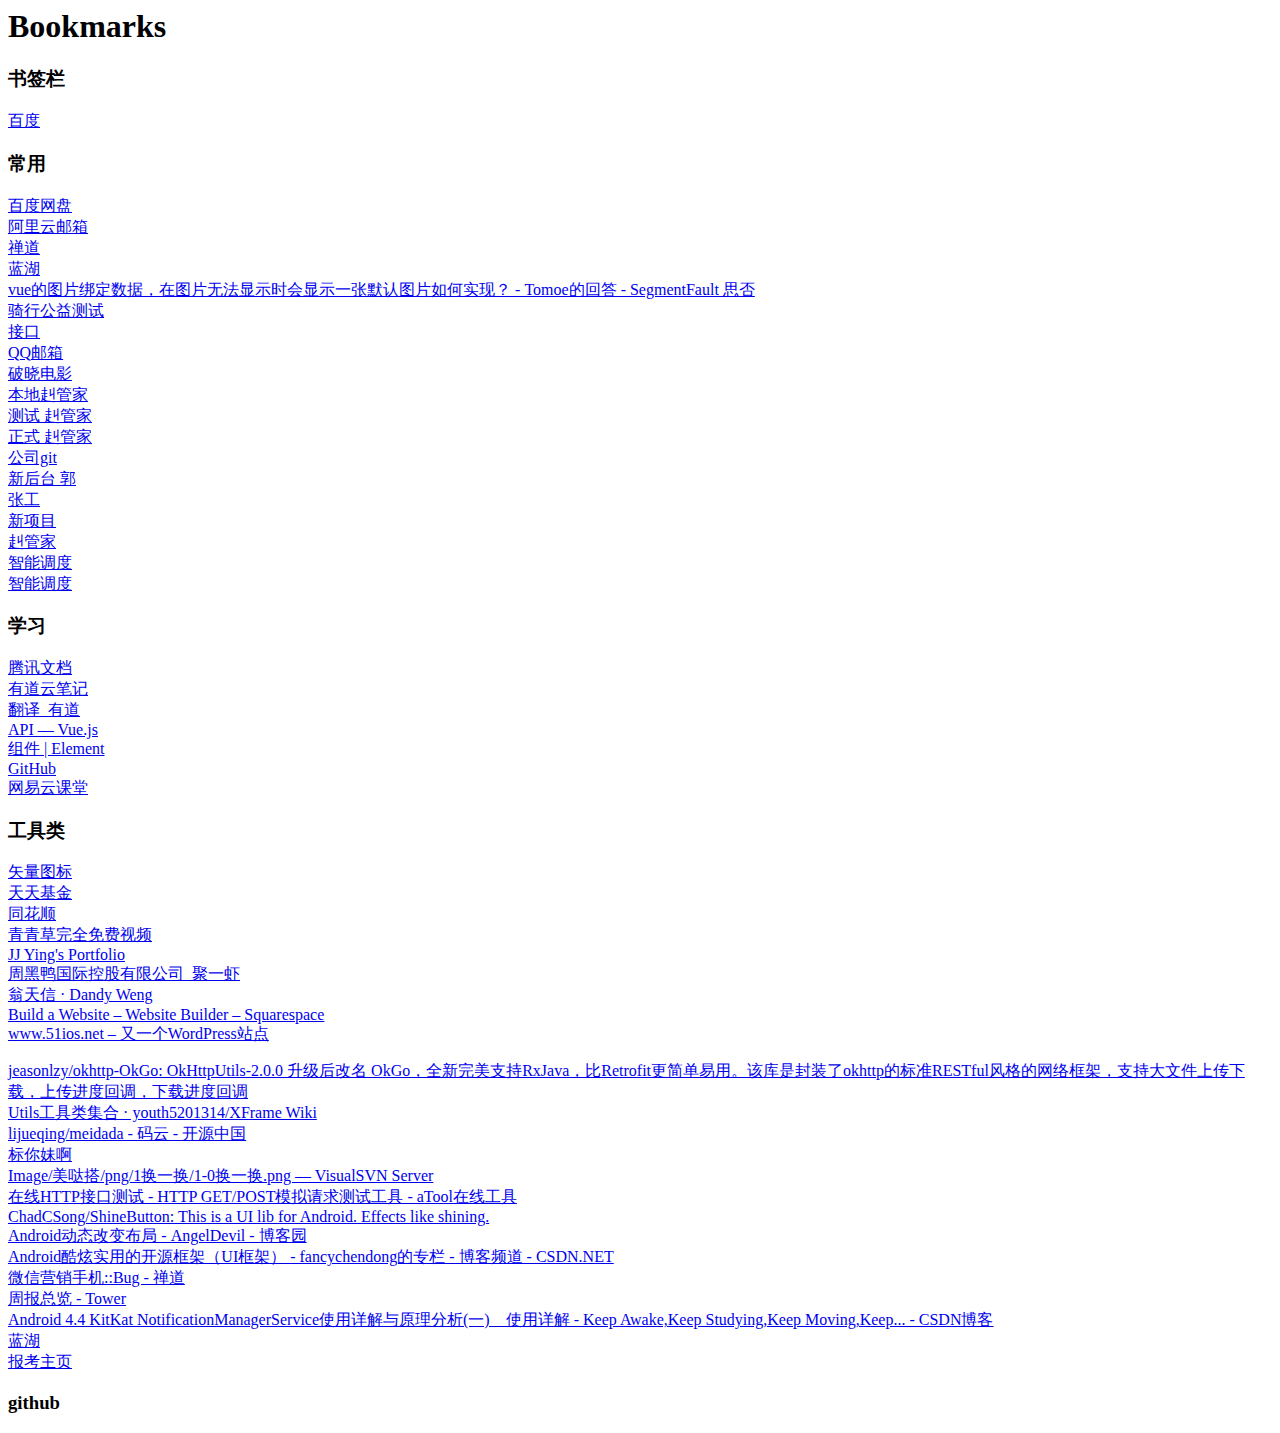
<file: 网站书签.html>
<!DOCTYPE NETSCAPE-Bookmark-file-1>
<!-- This is an automatically generated file.
     It will be read and overwritten.
     DO NOT EDIT! -->
<META HTTP-EQUIV="Content-Type" CONTENT="text/html; charset=UTF-8">
<TITLE>Bookmarks</TITLE>
<H1>Bookmarks</H1>
<DL><p>
    <DT><H3 ADD_DATE="1500261893" LAST_MODIFIED="1538964914" PERSONAL_TOOLBAR_FOLDER="true">书签栏</H3>
    <DL><p>
        <DT><A HREF="https://www.baidu.com/" ADD_DATE="1538964072" ICON="[data-uri]">百度</A>
        <DT><H3 ADD_DATE="1538964411" LAST_MODIFIED="1538964880">常用</H3>
        <DL><p>
            <DT><A HREF="https://pan.baidu.com/disk/home?errno=0&errmsg=Auth%20Login%20Sucess&&bduss=&ssnerror=0&traceid=#/all?path=%2F&vmode=list" ADD_DATE="1525227457" ICON="[data-uri]">百度网盘</A>
            <DT><A HREF="http://mail.99bicycle.com/alimail/#h=WyJmbV80VlU1U1JVRkUiLFsiNCIsIlVOUkVBRCIseyJwY0lkIjoiQUxMX1VOUkVBRCJ9LHsibGFiZWwiOiLmnKror7vpgq7ku7YifV1d" ADD_DATE="1525242048" ICON="[data-uri]">阿里云邮箱</A>
            <DT><A HREF="http://zt.99bicycle.com/index.php?m=my&f=index" ADD_DATE="1525243660" ICON="[data-uri]"> 禅道</A>
            <DT><A HREF="https://lanhuapp.com/web/#/item?user=000" ADD_DATE="1525333301" ICON="[data-uri]">蓝湖</A>
            <DT><A HREF="https://segmentfault.com/q/1010000007865034/a-1020000007867655" ADD_DATE="1526367180" ICON="[data-uri]">vue的图片绑定数据，在图片无法显示时会显示一张默认图片如何实现？ - Tomoe的回答 - SegmentFault 思否</A>
            <DT><A HREF="http://testgy.99bicycle.com/#/donateList" ADD_DATE="1527650126">骑行公益测试</A>
            <DT><A HREF="http://192.168.0.123:10007/swagger-ui.html#/%E6%8B%9B%E5%8B%9F%E6%8E%A5%E5%8F%A3/listUsingPOST_1" ADD_DATE="1527839836">接口</A>
            <DT><A HREF="https://mail.qq.com/cgi-bin/frame_html?sid=26ZcPnmqn0gqDTZt&r=0f07baf5ac42859107341e2e517f4b61" ADD_DATE="1533203461" ICON="[data-uri]">QQ邮箱</A>
            <DT><A HREF="https://www.poxiao.com/" ADD_DATE="1533278266">破晓电影</A>
            <DT><A HREF="http://192.168.0.167:10001/a?login" ADD_DATE="1526985623">本地赳管家</A>
            <DT><A HREF="http://139.196.194.172:8085/jjbike_web/a?login" ADD_DATE="1526626998">测试 赳管家</A>
            <DT><A HREF="http://operateweb.99bicycle.com/jjbike_web/a?login" ADD_DATE="1528689202">正式 赳管家</A>
            <DT><A HREF="http://gitlab.99bicycle.com/" ADD_DATE="1537252542" ICON="[data-uri]">公司git</A>
            <DT><A HREF="http://192.168.0.123:8869/swagger-ui.html#/" ADD_DATE="1537492322" ICON="[data-uri]">新后台 郭</A>
            <DT><A HREF="http://192.168.0.167:8084/swagger-ui.html#/%E5%95%86%E6%88%B7%E6%93%8D%E4%BD%9C%E6%8E%A5%E5%8F%A3/findHCustomUsingPOST" ADD_DATE="1537519824" ICON="[data-uri]">张工</A>
            <DT><A HREF="http://192.168.0.66:8088/" ADD_DATE="1538042705">新项目</A>
            <DT><A HREF="http://testnewjjhouse.99bicycle.com/" ADD_DATE="1538117877">赳管家</A>
            <DT><A HREF="http://testbigb.99bicycle.com/#/" ADD_DATE="1538120836">智能调度</A>
            <DT><A HREF="http://192.168.0.107:8012/#/motionType" ADD_DATE="1538009524">智能调度</A>
        </DL><p>
        <DT><H3 ADD_DATE="1538964874" LAST_MODIFIED="1538965151">学习</H3>
        <DL><p>
            <DT><A HREF="https://docs.qq.com/desktop" ADD_DATE="1535083690" ICON="[data-uri]">腾讯文档</A>
            <DT><A HREF="https://note.youdao.com/web/#/file/recent/note/DC81C2178BBB4527AAC6DB833B90B85C/" ADD_DATE="1525228497" ICON="[data-uri]">有道云笔记</A>
            <DT><A HREF="http://fanyi.youdao.com/" ADD_DATE="1525411264" ICON="[data-uri]">翻译_有道</A>
            <DT><A HREF="https://cn.vuejs.org/v2/api/#devtools" ADD_DATE="1525325877" ICON="[data-uri]">API — Vue.js</A>
            <DT><A HREF="http://element-cn.eleme.io/#/zh-CN/component/installation" ADD_DATE="1525325864" ICON="[data-uri]">组件 | Element</A>
            <DT><A HREF="https://github.com/" ADD_DATE="1537232580" ICON="[data-uri]">GitHub</A>
            <DT><A HREF="https://study.163.com/my" ADD_DATE="1538965151" ICON="[data-uri]">网易云课堂</A>
        </DL><p>
        <DT><H3 ADD_DATE="1538964914" LAST_MODIFIED="1539324018">工具类</H3>
        <DL><p>
            <DT><A HREF="http://www.iconfont.cn/home/index?spm=a313x.7781069.1998910419.2" ADD_DATE="1536910017" ICON="[data-uri]">矢量图标</A>
            <DT><A HREF="http://favor.fund.eastmoney.com/" ADD_DATE="1535443570" ICON="[data-uri]">天天基金</A>
            <DT><A HREF="http://fund.10jqka.com.cn/zixuan/index.html" ADD_DATE="1533886257" ICON="[data-uri]">同花顺</A>
            <DT><A HREF="http://aavv13.cn/" ADD_DATE="1539322911">青青草完全免费视频</A>
            <DT><A HREF="http://iconmoon.com//" ADD_DATE="1539323200" ICON="[data-uri]">JJ Ying&#39;s Portfolio</A>
            <DT><A HREF="http://www.zhouheiya.cn/" ADD_DATE="1539323214">周黑鸭国际控股有限公司_聚一虾</A>
            <DT><A HREF="https://www.dandyweng.com/" ADD_DATE="1539323447" ICON="[data-uri]">翁天信 · Dandy Weng</A>
            <DT><A HREF="https://www.squarespace.com/" ADD_DATE="1539323676" ICON="[data-uri]">Build a Website – Website Builder – Squarespace</A>
            <DT><A HREF="http://www.51ios.net/" ADD_DATE="1539324018">www.51ios.net – 又一个WordPress站点</A>
        </DL><p>
    </DL><p>
    <DT><A HREF="https://github.com/jeasonlzy/okhttp-OkGo#%E5%9B%9B%E7%BC%93%E5%AD%98%E7%9A%84%E4%BD%BF%E7%94%A8" ADD_DATE="1492825628" ICON="[data-uri]">jeasonlzy/okhttp-OkGo: OkHttpUtils-2.0.0 升级后改名 OkGo，全新完美支持RxJava，比Retrofit更简单易用。该库是封装了okhttp的标准RESTful风格的网络框架，支持大文件上传下载，上传进度回调，下载进度回调</A>
    <DT><A HREF="https://github.com/youth5201314/XFrame/wiki/Utils%E5%B7%A5%E5%85%B7%E7%B1%BB%E9%9B%86%E5%90%88" ADD_DATE="1493261926" ICON="[data-uri]">Utils工具类集合 · youth5201314/XFrame Wiki</A>
    <DT><A HREF="http://git.oschina.net/lijueqing/meidada" ADD_DATE="1493290514" ICON="[data-uri]">lijueqing/meidada - 码云 - 开源中国</A>
    <DT><A HREF="http://www.biaonimeia.com/project/307def084463ea735584dff35ce4d265/58fb07c4c853e6f222e83c9c/view" ADD_DATE="1493789974" ICON="[data-uri]">标你妹啊</A>
    <DT><A HREF="https://192.168.0.117/!/#Image/view/head/%E7%BE%8E%E5%93%92%E6%90%AD/png/1%E6%8D%A2%E4%B8%80%E6%8D%A2/1-0%E6%8D%A2%E4%B8%80%E6%8D%A2.png" ADD_DATE="1493791512" ICON="[data-uri]">Image/美哒搭/png/1换一换/1-0换一换.png — VisualSVN Server</A>
    <DT><A HREF="http://www.atool.org/httptest.php" ADD_DATE="1493825415" ICON="[data-uri]">在线HTTP接口测试 - HTTP GET/POST模拟请求测试工具 - aTool在线工具</A>
    <DT><A HREF="https://github.com/ChadCSong/ShineButton" ADD_DATE="1493911247" ICON="[data-uri]">ChadCSong/ShineButton: This is a UI lib for Android. Effects like shining.</A>
    <DT><A HREF="http://www.cnblogs.com/angeldevil/p/3836256.html" ADD_DATE="1493945855" ICON="[data-uri]">Android动态改变布局 - AngelDevil - 博客园</A>
    <DT><A HREF="http://blog.csdn.net/fancylovejava/article/details/45787729" ADD_DATE="1494299897" ICON="[data-uri]">Android酷炫实用的开源框架（UI框架） - fancychendong的专栏 - 博客频道 - CSDN.NET</A>
    <DT><A HREF="http://www.jubotech.com:10000/zentao/bug-browse-1-0-resolvedbyme-0.html" ADD_DATE="1504508352" ICON="[data-uri]">微信营销手机::Bug - 禅道</A>
    <DT><A HREF="https://tower.im/teams/5dc4c9fdfdb74c87b542338c580332ff/weekly_reports/" ADD_DATE="1506411307" ICON="[data-uri]">周报总览 - Tower</A>
    <DT><A HREF="http://blog.csdn.net/yihongyuelan/article/details/40977323" ADD_DATE="1506736678" ICON="[data-uri]">Android 4.4 KitKat NotificationManagerService使用详解与原理分析(一)__使用详解 - Keep Awake,Keep Studying,Keep Moving,Keep... - CSDN博客</A>
    <DT><A HREF="https://lanhuapp.com/web/#!/item" ADD_DATE="1513127237" ICON="[data-uri]">蓝湖</A>
    <DT><A HREF="http://zkwb.zjzs.net/bk/" ADD_DATE="1515307841" ICON="[data-uri]">报考主页</A>
    <DT><H3 ADD_DATE="1520821673" LAST_MODIFIED="1520821673">github</H3>
    <DL><p>
    </DL><p>
</DL><p>
</file>
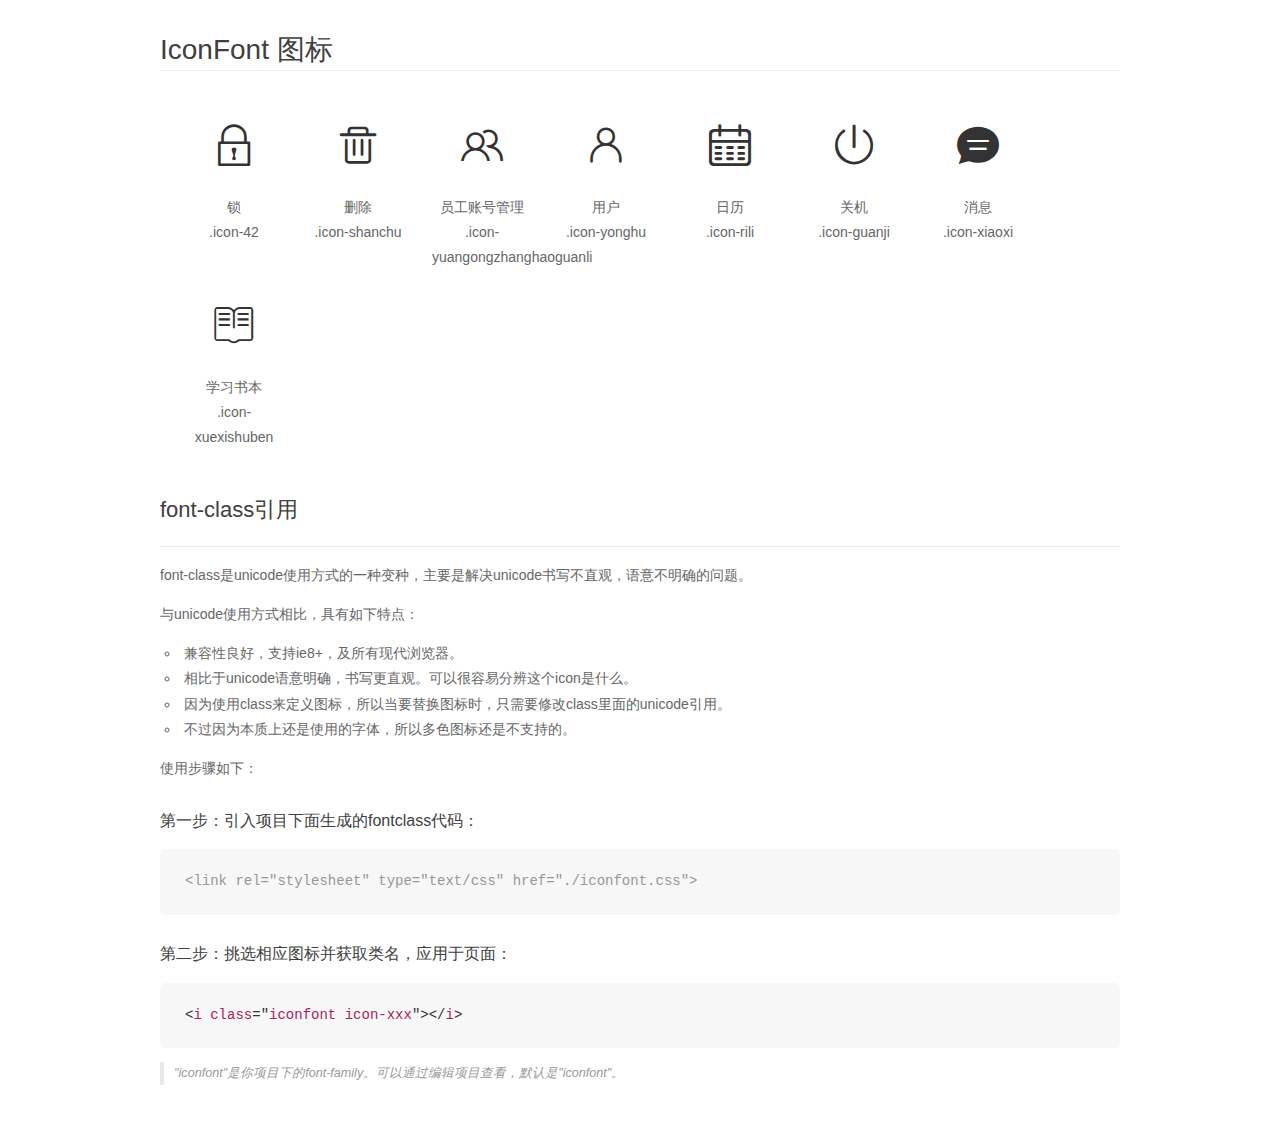
<file: src/assets/font/demo_fontclass.html>
<!DOCTYPE html>
<html>
<head>
    <meta charset="utf-8"/>
    <title>IconFont</title>
    <link rel="stylesheet" href="demo.css">
    <link rel="stylesheet" href="iconfont.css">
</head>
<body>
    <div class="main markdown">
        <h1>IconFont 图标</h1>
        <ul class="icon_lists clear">
            
                <li>
                <i class="icon iconfont icon-42"></i>
                    <div class="name">锁</div>
                    <div class="fontclass">.icon-42</div>
                </li>
            
                <li>
                <i class="icon iconfont icon-shanchu"></i>
                    <div class="name">删除</div>
                    <div class="fontclass">.icon-shanchu</div>
                </li>
            
                <li>
                <i class="icon iconfont icon-yuangongzhanghaoguanli"></i>
                    <div class="name">员工账号管理</div>
                    <div class="fontclass">.icon-yuangongzhanghaoguanli</div>
                </li>
            
                <li>
                <i class="icon iconfont icon-yonghu"></i>
                    <div class="name">用户</div>
                    <div class="fontclass">.icon-yonghu</div>
                </li>
            
                <li>
                <i class="icon iconfont icon-rili"></i>
                    <div class="name">日历</div>
                    <div class="fontclass">.icon-rili</div>
                </li>
            
                <li>
                <i class="icon iconfont icon-guanji"></i>
                    <div class="name">关机</div>
                    <div class="fontclass">.icon-guanji</div>
                </li>
            
                <li>
                <i class="icon iconfont icon-xiaoxi"></i>
                    <div class="name">消息</div>
                    <div class="fontclass">.icon-xiaoxi</div>
                </li>
            
                <li>
                <i class="icon iconfont icon-xuexishuben"></i>
                    <div class="name">学习书本</div>
                    <div class="fontclass">.icon-xuexishuben</div>
                </li>
            
        </ul>

        <h2 id="font-class-">font-class引用</h2>
        <hr>

        <p>font-class是unicode使用方式的一种变种，主要是解决unicode书写不直观，语意不明确的问题。</p>
        <p>与unicode使用方式相比，具有如下特点：</p>
        <ul>
        <li>兼容性良好，支持ie8+，及所有现代浏览器。</li>
        <li>相比于unicode语意明确，书写更直观。可以很容易分辨这个icon是什么。</li>
        <li>因为使用class来定义图标，所以当要替换图标时，只需要修改class里面的unicode引用。</li>
        <li>不过因为本质上还是使用的字体，所以多色图标还是不支持的。</li>
        </ul>
        <p>使用步骤如下：</p>
        <h3 id="-fontclass-">第一步：引入项目下面生成的fontclass代码：</h3>


        <pre><code class="lang-js hljs javascript"><span class="hljs-comment">&lt;link rel="stylesheet" type="text/css" href="./iconfont.css"&gt;</span></code></pre>
        <h3 id="-">第二步：挑选相应图标并获取类名，应用于页面：</h3>
        <pre><code class="lang-css hljs">&lt;<span class="hljs-selector-tag">i</span> <span class="hljs-selector-tag">class</span>="<span class="hljs-selector-tag">iconfont</span> <span class="hljs-selector-tag">icon-xxx</span>"&gt;&lt;/<span class="hljs-selector-tag">i</span>&gt;</code></pre>
        <blockquote>
        <p>"iconfont"是你项目下的font-family。可以通过编辑项目查看，默认是"iconfont"。</p>
        </blockquote>
    </div>
</body>
</html>
</file>
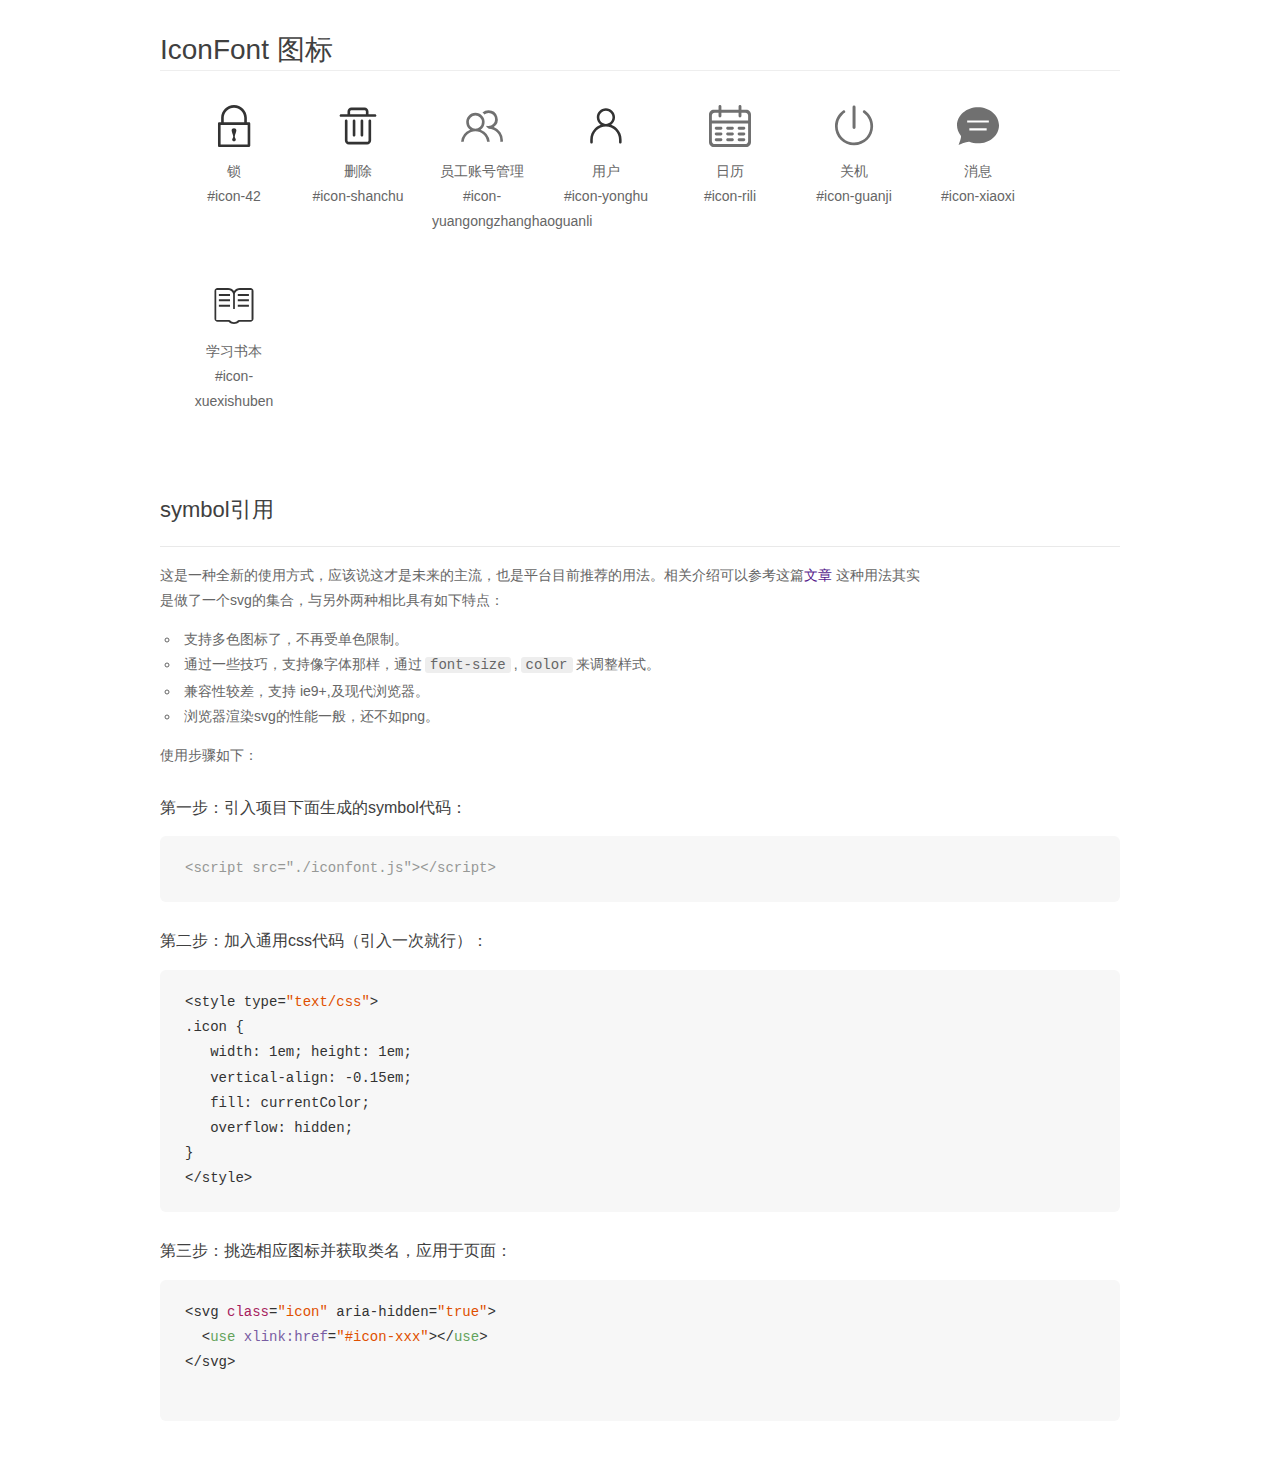
<file: src/assets/font/demo_symbol.html>
<!DOCTYPE html>
<html>
<head>
    <meta charset="utf-8"/>
    <title>IconFont</title>
    <link rel="stylesheet" href="demo.css">
    <script src="iconfont.js"></script>

    <style type="text/css">
        .icon {
          /* 通过设置 font-size 来改变图标大小 */
          width: 1em; height: 1em;
          /* 图标和文字相邻时，垂直对齐 */
          vertical-align: -0.15em;
          /* 通过设置 color 来改变 SVG 的颜色/fill */
          fill: currentColor;
          /* path 和 stroke 溢出 viewBox 部分在 IE 下会显示
             normalize.css 中也包含这行 */
          overflow: hidden;
        }

    </style>
</head>
<body>
    <div class="main markdown">
        <h1>IconFont 图标</h1>
        <ul class="icon_lists clear">
            
                <li>
                    <svg class="icon" aria-hidden="true">
                        <use xlink:href="#icon-42"></use>
                    </svg>
                    <div class="name">锁</div>
                    <div class="fontclass">#icon-42</div>
                </li>
            
                <li>
                    <svg class="icon" aria-hidden="true">
                        <use xlink:href="#icon-shanchu"></use>
                    </svg>
                    <div class="name">删除</div>
                    <div class="fontclass">#icon-shanchu</div>
                </li>
            
                <li>
                    <svg class="icon" aria-hidden="true">
                        <use xlink:href="#icon-yuangongzhanghaoguanli"></use>
                    </svg>
                    <div class="name">员工账号管理</div>
                    <div class="fontclass">#icon-yuangongzhanghaoguanli</div>
                </li>
            
                <li>
                    <svg class="icon" aria-hidden="true">
                        <use xlink:href="#icon-yonghu"></use>
                    </svg>
                    <div class="name">用户</div>
                    <div class="fontclass">#icon-yonghu</div>
                </li>
            
                <li>
                    <svg class="icon" aria-hidden="true">
                        <use xlink:href="#icon-rili"></use>
                    </svg>
                    <div class="name">日历</div>
                    <div class="fontclass">#icon-rili</div>
                </li>
            
                <li>
                    <svg class="icon" aria-hidden="true">
                        <use xlink:href="#icon-guanji"></use>
                    </svg>
                    <div class="name">关机</div>
                    <div class="fontclass">#icon-guanji</div>
                </li>
            
                <li>
                    <svg class="icon" aria-hidden="true">
                        <use xlink:href="#icon-xiaoxi"></use>
                    </svg>
                    <div class="name">消息</div>
                    <div class="fontclass">#icon-xiaoxi</div>
                </li>
            
                <li>
                    <svg class="icon" aria-hidden="true">
                        <use xlink:href="#icon-xuexishuben"></use>
                    </svg>
                    <div class="name">学习书本</div>
                    <div class="fontclass">#icon-xuexishuben</div>
                </li>
            
        </ul>


        <h2 id="symbol-">symbol引用</h2>
        <hr>

        <p>这是一种全新的使用方式，应该说这才是未来的主流，也是平台目前推荐的用法。相关介绍可以参考这篇<a href="">文章</a>
        这种用法其实是做了一个svg的集合，与另外两种相比具有如下特点：</p>
        <ul>
          <li>支持多色图标了，不再受单色限制。</li>
          <li>通过一些技巧，支持像字体那样，通过<code>font-size</code>,<code>color</code>来调整样式。</li>
          <li>兼容性较差，支持 ie9+,及现代浏览器。</li>
          <li>浏览器渲染svg的性能一般，还不如png。</li>
        </ul>
        <p>使用步骤如下：</p>
        <h3 id="-symbol-">第一步：引入项目下面生成的symbol代码：</h3>
        <pre><code class="lang-js hljs javascript"><span class="hljs-comment">&lt;script src="./iconfont.js"&gt;&lt;/script&gt;</span></code></pre>
        <h3 id="-css-">第二步：加入通用css代码（引入一次就行）：</h3>
        <pre><code class="lang-js hljs javascript">&lt;style type=<span class="hljs-string">"text/css"</span>&gt;
.icon {
   width: <span class="hljs-number">1</span>em; height: <span class="hljs-number">1</span>em;
   vertical-align: <span class="hljs-number">-0.15</span>em;
   fill: currentColor;
   overflow: hidden;
}
&lt;<span class="hljs-regexp">/style&gt;</span></code></pre>
        <h3 id="-">第三步：挑选相应图标并获取类名，应用于页面：</h3>
        <pre><code class="lang-js hljs javascript">&lt;svg <span class="hljs-class"><span class="hljs-keyword">class</span></span>=<span class="hljs-string">"icon"</span> aria-hidden=<span class="hljs-string">"true"</span>&gt;<span class="xml"><span class="hljs-tag">
  &lt;<span class="hljs-name">use</span> <span class="hljs-attr">xlink:href</span>=<span class="hljs-string">"#icon-xxx"</span>&gt;</span><span class="hljs-tag">&lt;/<span class="hljs-name">use</span>&gt;</span>
</span>&lt;<span class="hljs-regexp">/svg&gt;
        </span></code></pre>
    </div>
</body>
</html>
</file>
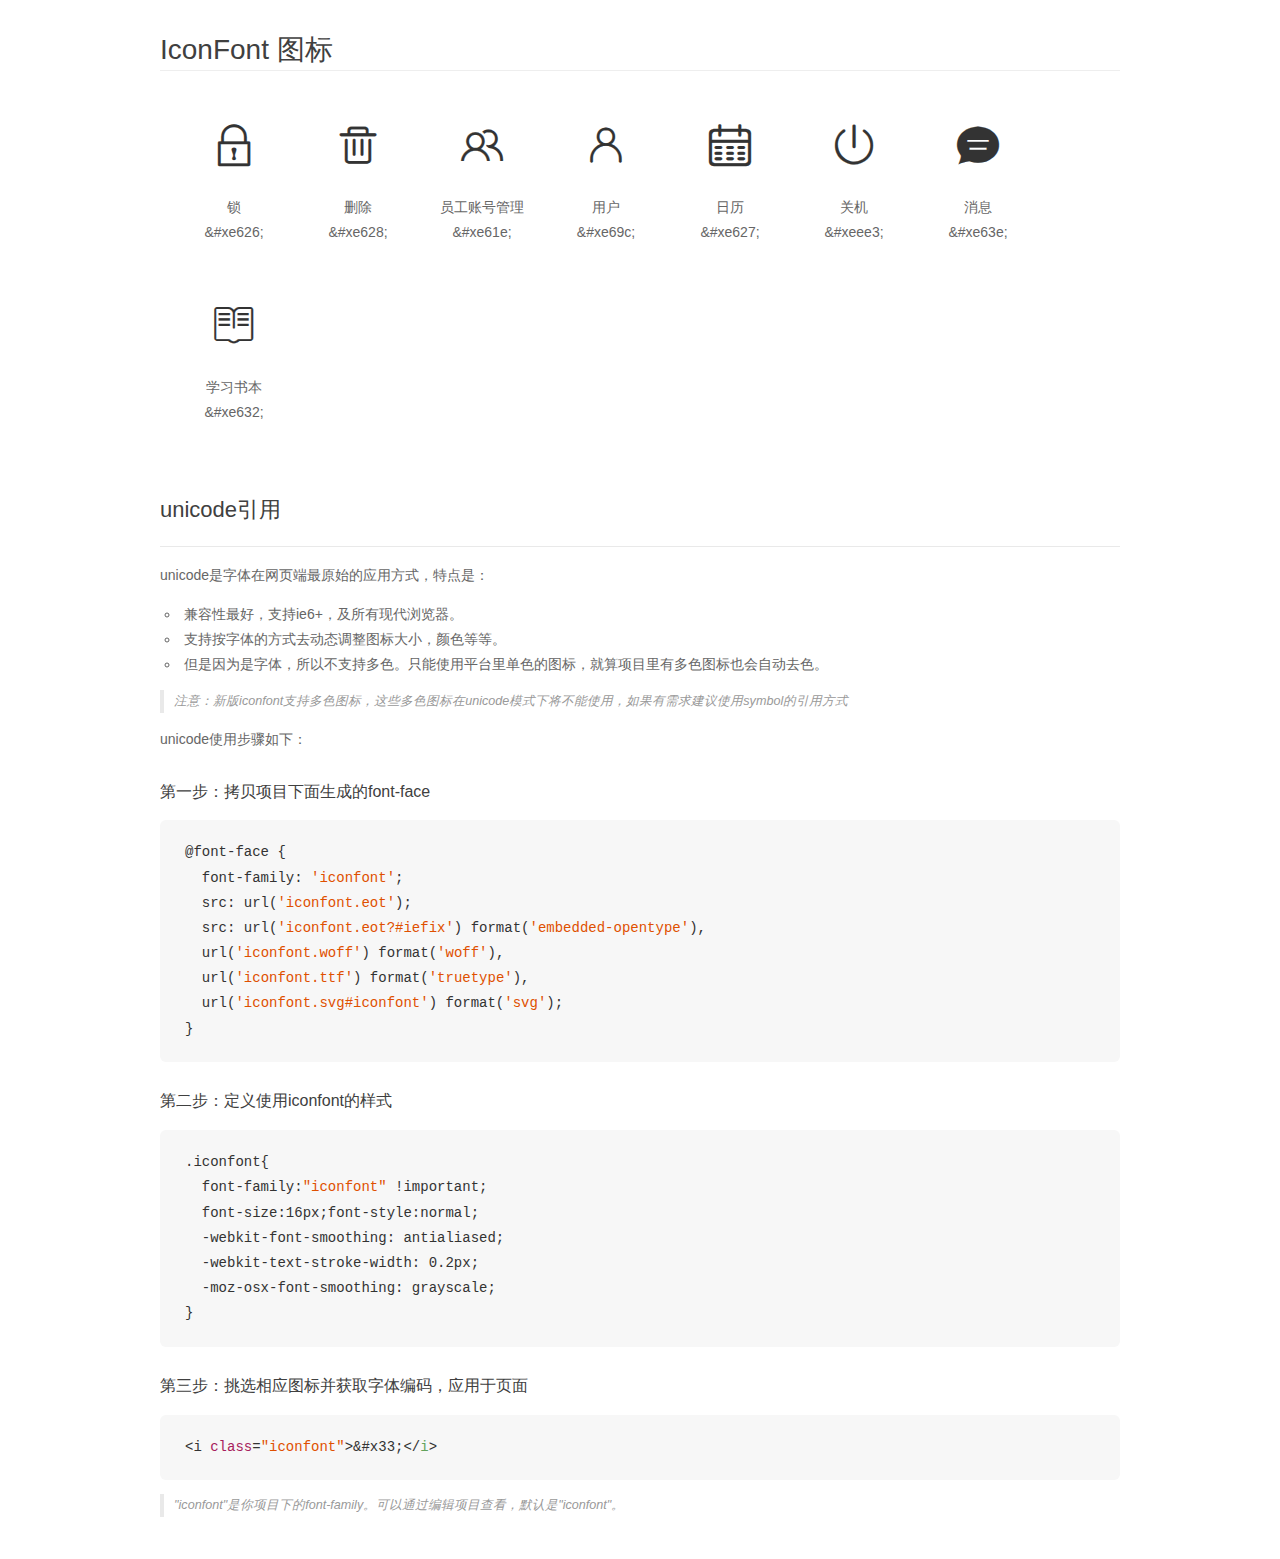
<file: src/assets/font/demo_unicode.html>
<!DOCTYPE html>
<html>
<head>
    <meta charset="utf-8"/>
    <title>IconFont</title>
    <link rel="stylesheet" href="demo.css">

    <style type="text/css">

        @font-face {font-family: "iconfont";
          src: url('iconfont.eot'); /* IE9*/
          src: url('iconfont.eot#iefix') format('embedded-opentype'), /* IE6-IE8 */
          url('iconfont.woff') format('woff'), /* chrome, firefox */
          url('iconfont.ttf') format('truetype'), /* chrome, firefox, opera, Safari, Android, iOS 4.2+*/
          url('iconfont.svg#iconfont') format('svg'); /* iOS 4.1- */
        }

        .iconfont {
          font-family:"iconfont" !important;
          font-size:16px;
          font-style:normal;
          -webkit-font-smoothing: antialiased;
          -webkit-text-stroke-width: 0.2px;
          -moz-osx-font-smoothing: grayscale;
        }

    </style>
</head>
<body>
    <div class="main markdown">
        <h1>IconFont 图标</h1>
        <ul class="icon_lists clear">
            
                <li>
                <i class="icon iconfont">&#xe626;</i>
                    <div class="name">锁</div>
                    <div class="code">&amp;#xe626;</div>
                </li>
            
                <li>
                <i class="icon iconfont">&#xe628;</i>
                    <div class="name">删除</div>
                    <div class="code">&amp;#xe628;</div>
                </li>
            
                <li>
                <i class="icon iconfont">&#xe61e;</i>
                    <div class="name">员工账号管理</div>
                    <div class="code">&amp;#xe61e;</div>
                </li>
            
                <li>
                <i class="icon iconfont">&#xe69c;</i>
                    <div class="name">用户</div>
                    <div class="code">&amp;#xe69c;</div>
                </li>
            
                <li>
                <i class="icon iconfont">&#xe627;</i>
                    <div class="name">日历</div>
                    <div class="code">&amp;#xe627;</div>
                </li>
            
                <li>
                <i class="icon iconfont">&#xeee3;</i>
                    <div class="name">关机</div>
                    <div class="code">&amp;#xeee3;</div>
                </li>
            
                <li>
                <i class="icon iconfont">&#xe63e;</i>
                    <div class="name">消息</div>
                    <div class="code">&amp;#xe63e;</div>
                </li>
            
                <li>
                <i class="icon iconfont">&#xe632;</i>
                    <div class="name">学习书本</div>
                    <div class="code">&amp;#xe632;</div>
                </li>
            
        </ul>
        <h2 id="unicode-">unicode引用</h2>
        <hr>

        <p>unicode是字体在网页端最原始的应用方式，特点是：</p>
        <ul>
        <li>兼容性最好，支持ie6+，及所有现代浏览器。</li>
        <li>支持按字体的方式去动态调整图标大小，颜色等等。</li>
        <li>但是因为是字体，所以不支持多色。只能使用平台里单色的图标，就算项目里有多色图标也会自动去色。</li>
        </ul>
        <blockquote>
        <p>注意：新版iconfont支持多色图标，这些多色图标在unicode模式下将不能使用，如果有需求建议使用symbol的引用方式</p>
        </blockquote>
        <p>unicode使用步骤如下：</p>
        <h3 id="-font-face">第一步：拷贝项目下面生成的font-face</h3>
        <pre><code class="lang-js hljs javascript">@font-face {
  font-family: <span class="hljs-string">'iconfont'</span>;
  src: url(<span class="hljs-string">'iconfont.eot'</span>);
  src: url(<span class="hljs-string">'iconfont.eot?#iefix'</span>) format(<span class="hljs-string">'embedded-opentype'</span>),
  url(<span class="hljs-string">'iconfont.woff'</span>) format(<span class="hljs-string">'woff'</span>),
  url(<span class="hljs-string">'iconfont.ttf'</span>) format(<span class="hljs-string">'truetype'</span>),
  url(<span class="hljs-string">'iconfont.svg#iconfont'</span>) format(<span class="hljs-string">'svg'</span>);
}
</code></pre>
        <h3 id="-iconfont-">第二步：定义使用iconfont的样式</h3>
        <pre><code class="lang-js hljs javascript">.iconfont{
  font-family:<span class="hljs-string">"iconfont"</span> !important;
  font-size:<span class="hljs-number">16</span>px;font-style:normal;
  -webkit-font-smoothing: antialiased;
  -webkit-text-stroke-width: <span class="hljs-number">0.2</span>px;
  -moz-osx-font-smoothing: grayscale;
}
</code></pre>
        <h3 id="-">第三步：挑选相应图标并获取字体编码，应用于页面</h3>
        <pre><code class="lang-js hljs javascript">&lt;i <span class="hljs-class"><span class="hljs-keyword">class</span></span>=<span class="hljs-string">"iconfont"</span>&gt;&amp;#x33;<span class="xml"><span class="hljs-tag">&lt;/<span class="hljs-name">i</span>&gt;</span></span></code></pre>

        <blockquote>
        <p>"iconfont"是你项目下的font-family。可以通过编辑项目查看，默认是"iconfont"。</p>
        </blockquote>
    </div>


</body>
</html>
</file>
<file: src/assets/font/iconfont.css>
@font-face {font-family: "iconfont";
  src: url('iconfont.eot?t=1536910237652'); /* IE9*/
  src: url('iconfont.eot?t=1536910237652#iefix') format('embedded-opentype'), /* IE6-IE8 */
  url('[data-uri]') format('woff'),
  url('iconfont.ttf?t=1536910237652') format('truetype'), /* chrome, firefox, opera, Safari, Android, iOS 4.2+*/
  url('iconfont.svg?t=1536910237652#iconfont') format('svg'); /* iOS 4.1- */
}

.iconfont {
  font-family:"iconfont" !important;
  font-size:16px;
  font-style:normal;
  -webkit-font-smoothing: antialiased;
  -moz-osx-font-smoothing: grayscale;
}

.icon-42:before { content: "\e626"; }

.icon-shanchu:before { content: "\e628"; }

.icon-yuangongzhanghaoguanli:before { content: "\e61e"; }

.icon-yonghu:before { content: "\e69c"; }

.icon-rili:before { content: "\e627"; }

.icon-guanji:before { content: "\eee3"; }

.icon-xiaoxi:before { content: "\e63e"; }

.icon-xuexishuben:before { content: "\e632"; }
</file>
<file: src/assets/font/demo.css>
*{margin: 0;padding: 0;list-style: none;}
/*
KISSY CSS Reset
理念：1. reset 的目的不是清除浏览器的默认样式，这仅是部分工作。清除和重置是紧密不可分的。
2. reset 的目的不是让默认样式在所有浏览器下一致，而是减少默认样式有可能带来的问题。
3. reset 期望提供一套普适通用的基础样式。但没有银弹，推荐根据具体需求，裁剪和修改后再使用。
特色：1. 适应中文；2. 基于最新主流浏览器。
维护：玉伯<lifesinger@gmail.com>, 正淳<ragecarrier@gmail.com>
 */

/** 清除内外边距 **/
body, h1, h2, h3, h4, h5, h6, hr, p, blockquote, /* structural elements 结构元素 */
dl, dt, dd, ul, ol, li, /* list elements 列表元素 */
pre, /* text formatting elements 文本格式元素 */
form, fieldset, legend, button, input, textarea, /* form elements 表单元素 */
th, td /* table elements 表格元素 */ {
  margin: 0;
  padding: 0;
}

/** 设置默认字体 **/
body,
button, input, select, textarea /* for ie */ {
  font: 12px/1.5 tahoma, arial, \5b8b\4f53, sans-serif;
}
h1, h2, h3, h4, h5, h6 { font-size: 100%; }
address, cite, dfn, em, var { font-style: normal; } /* 将斜体扶正 */
code, kbd, pre, samp { font-family: courier new, courier, monospace; } /* 统一等宽字体 */
small { font-size: 12px; } /* 小于 12px 的中文很难阅读，让 small 正常化 */

/** 重置列表元素 **/
ul, ol { list-style: none; }

/** 重置文本格式元素 **/
a { text-decoration: none; }
a:hover { text-decoration: underline; }


/** 重置表单元素 **/
legend { color: #000; } /* for ie6 */
fieldset, img { border: 0; } /* img 搭车：让链接里的 img 无边框 */
button, input, select, textarea { font-size: 100%; } /* 使得表单元素在 ie 下能继承字体大小 */
/* 注：optgroup 无法扶正 */

/** 重置表格元素 **/
table { border-collapse: collapse; border-spacing: 0; }

/* 清除浮动 */
.ks-clear:after, .clear:after {
  content: '\20';
  display: block;
  height: 0;
  clear: both;
}
.ks-clear, .clear {
  *zoom: 1;
}

.main {
  padding: 30px 100px;
width: 960px;
margin: 0 auto;
}
.main h1{font-size:36px; color:#333; text-align:left;margin-bottom:30px; border-bottom: 1px solid #eee;}

.helps{margin-top:40px;}
.helps pre{
  padding:20px;
  margin:10px 0;
  border:solid 1px #e7e1cd;
  background-color: #fffdef;
  overflow: auto;
}

.icon_lists{
  width: 100% !important;

}

.icon_lists li{
  float:left;
  width: 100px;
  height:180px;
  text-align: center;
  list-style: none !important;
}
.icon_lists .icon{
  font-size: 42px;
  line-height: 100px;
  margin: 10px 0;
  color:#333;
  -webkit-transition: font-size 0.25s ease-out 0s;
  -moz-transition: font-size 0.25s ease-out 0s;
  transition: font-size 0.25s ease-out 0s;

}
.icon_lists .icon:hover{
  font-size: 100px;
}



.markdown {
  color: #666;
  font-size: 14px;
  line-height: 1.8;
}

.highlight {
  line-height: 1.5;
}

.markdown img {
  vertical-align: middle;
  max-width: 100%;
}

.markdown h1 {
  color: #404040;
  font-weight: 500;
  line-height: 40px;
  margin-bottom: 24px;
}

.markdown h2,
.markdown h3,
.markdown h4,
.markdown h5,
.markdown h6 {
  color: #404040;
  margin: 1.6em 0 0.6em 0;
  font-weight: 500;
  clear: both;
}

.markdown h1 {
  font-size: 28px;
}

.markdown h2 {
  font-size: 22px;
}

.markdown h3 {
  font-size: 16px;
}

.markdown h4 {
  font-size: 14px;
}

.markdown h5 {
  font-size: 12px;
}

.markdown h6 {
  font-size: 12px;
}

.markdown hr {
  height: 1px;
  border: 0;
  background: #e9e9e9;
  margin: 16px 0;
  clear: both;
}

.markdown p,
.markdown pre {
  margin: 1em 0;
}

.markdown > p,
.markdown > blockquote,
.markdown > .highlight,
.markdown > ol,
.markdown > ul {
  width: 80%;
}

.markdown ul > li {
  list-style: circle;
}

.markdown > ul li,
.markdown blockquote ul > li {
  margin-left: 20px;
  padding-left: 4px;
}

.markdown > ul li p,
.markdown > ol li p {
  margin: 0.6em 0;
}

.markdown ol > li {
  list-style: decimal;
}

.markdown > ol li,
.markdown blockquote ol > li {
  margin-left: 20px;
  padding-left: 4px;
}

.markdown code {
  margin: 0 3px;
  padding: 0 5px;
  background: #eee;
  border-radius: 3px;
}

.markdown pre {
  border-radius: 6px;
  background: #f7f7f7;
  padding: 20px;
}

.markdown pre code {
  border: none;
  background: #f7f7f7;
  margin: 0;
}

.markdown strong,
.markdown b {
  font-weight: 600;
}

.markdown > table {
  border-collapse: collapse;
  border-spacing: 0px;
  empty-cells: show;
  border: 1px solid #e9e9e9;
  width: 95%;
  margin-bottom: 24px;
}

.markdown > table th {
  white-space: nowrap;
  color: #333;
  font-weight: 600;

}

.markdown > table th,
.markdown > table td {
  border: 1px solid #e9e9e9;
  padding: 8px 16px;
  text-align: left;
}

.markdown > table th {
  background: #F7F7F7;
}

.markdown blockquote {
  font-size: 90%;
  color: #999;
  border-left: 4px solid #e9e9e9;
  padding-left: 0.8em;
  margin: 1em 0;
  font-style: italic;
}

.markdown blockquote p {
  margin: 0;
}

.markdown .anchor {
  opacity: 0;
  transition: opacity 0.3s ease;
  margin-left: 8px;
}

.markdown .waiting {
  color: #ccc;
}

.markdown h1:hover .anchor,
.markdown h2:hover .anchor,
.markdown h3:hover .anchor,
.markdown h4:hover .anchor,
.markdown h5:hover .anchor,
.markdown h6:hover .anchor {
  opacity: 1;
  display: inline-block;
}

.markdown > br,
.markdown > p > br {
  clear: both;
}


.hljs {
  display: block;
  background: white;
  padding: 0.5em;
  color: #333333;
  overflow-x: auto;
}

.hljs-comment,
.hljs-meta {
  color: #969896;
}

.hljs-string,
.hljs-variable,
.hljs-template-variable,
.hljs-strong,
.hljs-emphasis,
.hljs-quote {
  color: #df5000;
}

.hljs-keyword,
.hljs-selector-tag,
.hljs-type {
  color: #a71d5d;
}

.hljs-literal,
.hljs-symbol,
.hljs-bullet,
.hljs-attribute {
  color: #0086b3;
}

.hljs-section,
.hljs-name {
  color: #63a35c;
}

.hljs-tag {
  color: #333333;
}

.hljs-title,
.hljs-attr,
.hljs-selector-id,
.hljs-selector-class,
.hljs-selector-attr,
.hljs-selector-pseudo {
  color: #795da3;
}

.hljs-addition {
  color: #55a532;
  background-color: #eaffea;
}

.hljs-deletion {
  color: #bd2c00;
  background-color: #ffecec;
}

.hljs-link {
  text-decoration: underline;
}

pre{
  background: #fff;
}
</file>
